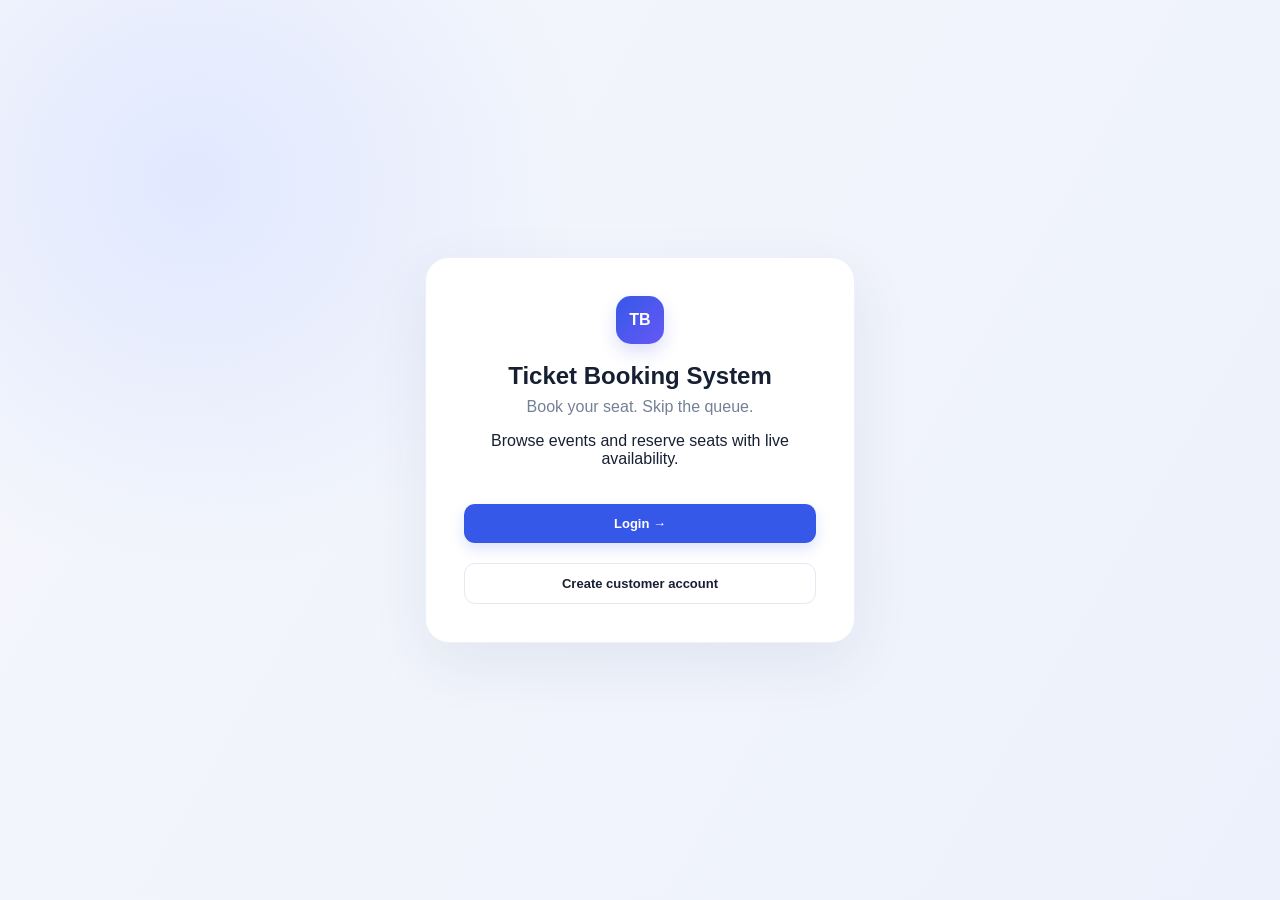
<file: index.html>
<!DOCTYPE html>
<html lang="en"><head><meta charset="UTF-8"><meta name="viewport" content="width=device-width, initial-scale=1"><title>Ticket Booking System</title><link rel="stylesheet" href="style.css"></head>
<body class="auth-page"><main class="auth-card"><div class="brand-mark">TB</div><h1>Ticket Booking System</h1><p class="muted">Book your seat. Skip the queue.</p><p>Browse events and reserve seats with live availability.</p><a class="btn primary full" href="login.html">Login →</a><a class="btn secondary full" href="register.html">Create customer account</a></main></body></html>
</file>
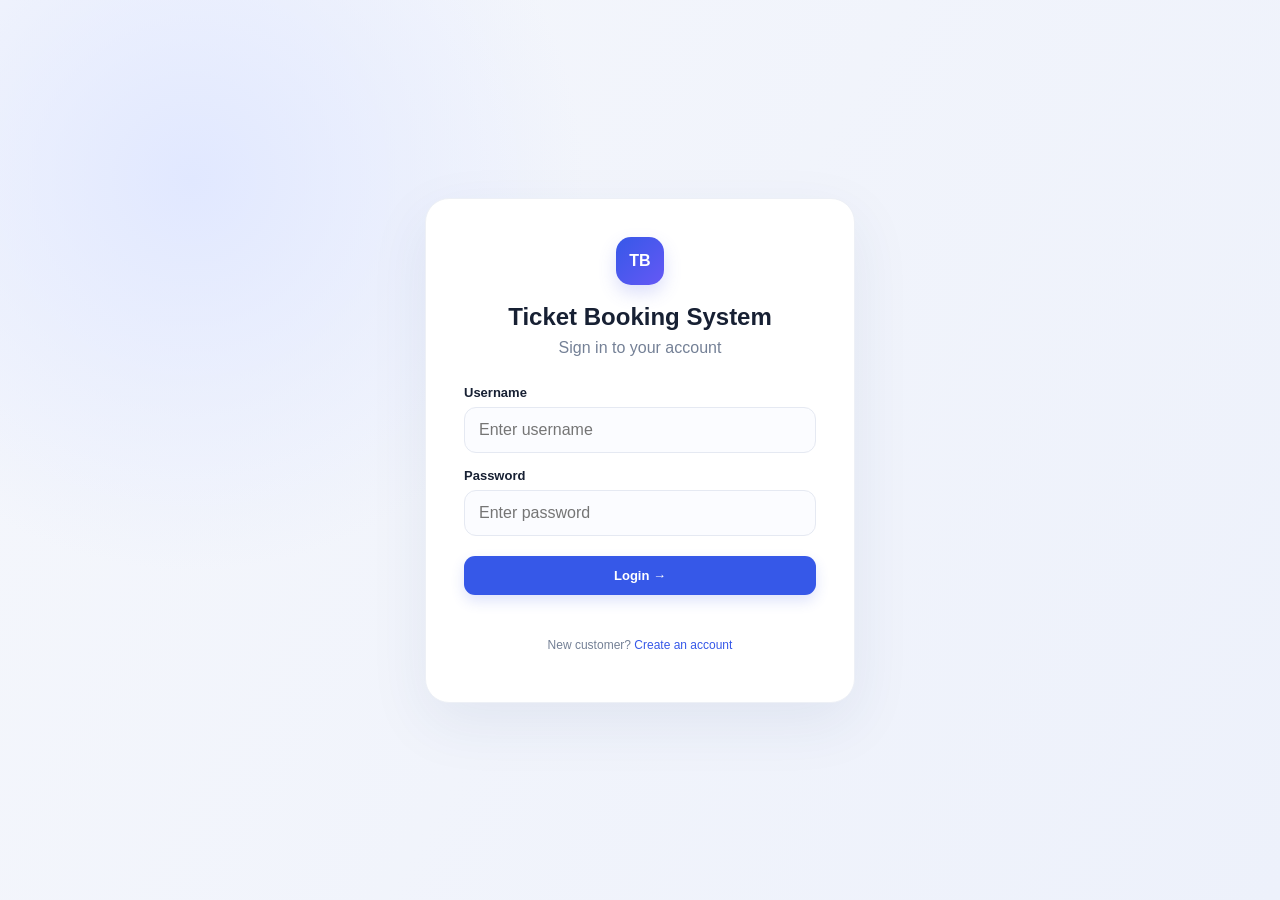
<file: login.html>
<!DOCTYPE html>
<html lang="en"><head><meta charset="UTF-8"><meta name="viewport" content="width=device-width, initial-scale=1"><title>Login | Ticket Booking</title><link rel="stylesheet" href="style.css"><script defer src="app.js"></script></head>
<body class="auth-page"><main class="auth-card"><div class="brand-mark">TB</div><h1>Ticket Booking System</h1><p class="muted">Sign in to your account</p>
<form id="loginForm"><label for="username">Username</label><input id="username" name="username" autocomplete="username" required placeholder="Enter username"><label for="password">Password</label><input id="password" name="password" type="password" autocomplete="current-password" required placeholder="Enter password"><button class="btn primary full" type="submit">Login →</button><p id="message" class="message" role="status"></p></form>
<p class="muted small">New customer? <a href="register.html">Create an account</a></p></main></body></html>
</file>
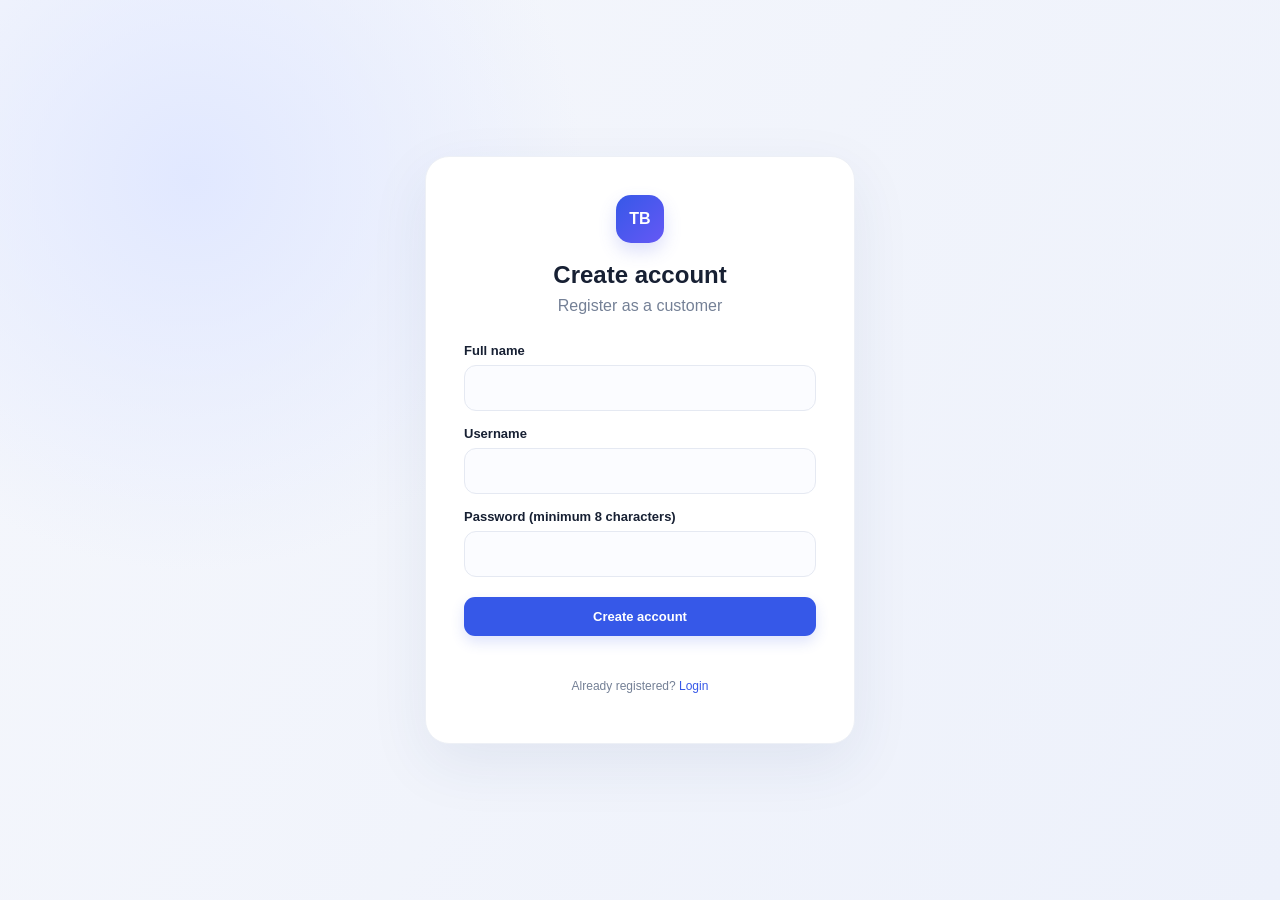
<file: register.html>
<!DOCTYPE html>
<html lang="en"><head><meta charset="UTF-8"><meta name="viewport" content="width=device-width, initial-scale=1"><title>Register | Ticket Booking</title><link rel="stylesheet" href="style.css"><script defer src="app.js"></script></head>
<body class="auth-page"><main class="auth-card"><div class="brand-mark">TB</div><h1>Create account</h1><p class="muted">Register as a customer</p>
<form id="registerForm"><label for="name">Full name</label><input id="name" name="name" required><label for="username">Username</label><input id="username" name="username" required autocomplete="username"><label for="password">Password (minimum 8 characters)</label><input id="password" name="password" type="password" minlength="8" required autocomplete="new-password"><button class="btn primary full" type="submit">Create account</button><p id="message" class="message" role="status"></p></form><p class="muted small">Already registered? <a href="login.html">Login</a></p></main></body></html>
</file>
<file: style.css>
*{box-sizing:border-box}:root{--blue:#3658e8;--ink:#172033;--muted:#748096;--line:#e5e9f2;--bg:#f3f6fc;--purple:#6558f5}body{margin:0;font-family:Inter,"Segoe UI",Arial,sans-serif;color:var(--ink);background:var(--bg)}a{color:var(--blue);text-decoration:none}h1,h2,p{margin-top:0}.muted{color:var(--muted)}.small{font-size:12px}.auth-page{min-height:100vh;display:grid;place-items:center;padding:24px;background:radial-gradient(circle at 15% 20%,#e1e8ff,transparent 30%),linear-gradient(120deg,#f5f7fc,#edf1fb)}.auth-card{background:#fff;width:min(100%,430px);padding:38px;border:1px solid #edf0f6;border-radius:24px;box-shadow:0 20px 60px #253b7514;text-align:center}.brand-mark{display:grid;place-items:center;width:48px;height:48px;border-radius:15px;color:#fff;font-weight:800;background:linear-gradient(135deg,var(--blue),var(--purple));box-shadow:0 8px 18px #4e5ee833;margin:0 auto 18px}.auth-card h1{font-size:24px;margin-bottom:8px}.auth-card form{text-align:left;margin-top:28px}.auth-card label,.dialog label{display:block;font-size:13px;font-weight:700;margin:15px 0 7px}input{width:100%;padding:13px 14px;border:1px solid var(--line);border-radius:12px;font:inherit;outline:none;background:#fbfcff}input:focus{border-color:#8a9bff;box-shadow:0 0 0 3px #3658e817}.btn{display:inline-flex;justify-content:center;align-items:center;gap:8px;border:0;border-radius:11px;padding:12px 16px;font-weight:700;font-size:13px;cursor:pointer}.primary{background:var(--blue);color:#fff;box-shadow:0 6px 14px #3658e82a}.secondary{background:#fff;color:var(--ink);border:1px solid var(--line)}.ghost{background:#ffffff12;color:#fff;border:1px solid #ffffff1f}.full{width:100%}.auth-card .btn{margin-top:20px}.message{font-size:13px;min-height:18px;color:#b42318;margin-top:12px}.message.success{color:#16834a}.app-shell{min-height:100vh;display:flex}.sidebar{width:235px;background:#10192d;color:#fff;padding:22px 14px;display:flex;flex-direction:column;flex-shrink:0}.brand{display:flex;align-items:center;gap:10px;padding:0 7px 35px;font-size:14px}.brand small{display:block;color:#aab4ca;font-size:11px;margin-top:5px}.small-mark{width:38px;height:38px;margin:0;border-radius:12px}.nav-label{font-size:10px;letter-spacing:1.3px;color:#8e9ab2;padding:0 12px}.nav-link{color:#cbd4e5;padding:12px;border-radius:10px;font-size:13px;margin:2px 0}.nav-link:hover,.nav-link.active{background:#29365d;color:#fff}.sidebar-bottom{margin-top:auto;display:grid;gap:12px;padding:12px 6px 0;font-size:12px}.main-content{flex:1;min-width:0;padding:0 26px 35px}.topbar{min-height:80px;display:flex;align-items:center;justify-content:space-between;border-bottom:1px solid var(--line);margin-bottom:24px}.topbar h2{font-size:20px;margin:0 0 5px}.topbar p{font-size:12px;margin:0}.avatar{width:38px;height:38px;border-radius:50%;display:grid;place-items:center;background:#e5eaff;color:var(--blue);font-weight:800}.hero{display:flex;justify-content:space-between;align-items:center;gap:18px;padding:28px;border:1px solid #e5e8ff;border-radius:18px;background:linear-gradient(110deg,#f7f8ff,#ecebff);margin-bottom:18px}.hero h1{font-size:25px;margin:8px 0}.hero p{font-size:13px;color:var(--muted);margin:0}.eyebrow{font-size:10px;letter-spacing:1px;color:var(--blue);font-weight:800;background:#e4e9ff;padding:6px 9px;border-radius:6px}.stats{display:grid;grid-template-columns:repeat(3,minmax(0,1fr));gap:14px;margin-bottom:18px}.stat-card,.panel{background:#fff;border:1px solid #edf0f6;border-radius:15px;padding:20px}.stat-card span,.stat-card small{display:block;color:var(--muted);font-size:12px}.stat-card strong{display:block;font-size:28px;margin:9px 0}.stat-card small{font-size:11px}.panel{margin:18px 0}.panel-heading{display:flex;justify-content:space-between;align-items:center;border-bottom:1px solid var(--line);padding-bottom:14px;margin-bottom:16px}.panel-heading h2{font-size:17px;margin:0}.event-grid{display:grid;grid-template-columns:repeat(auto-fit,minmax(210px,1fr));gap:14px}.event-card{border:1px solid var(--line);border-radius:13px;padding:18px;background:linear-gradient(180deg,#f5f6ff,#fff)}.event-card h3{font-size:16px;margin:8px 0}.event-card p{font-size:12px;color:var(--muted)}.event-card .price{font-size:19px;font-weight:800;margin:12px 0}.table-wrap{overflow:auto}table{width:100%;border-collapse:collapse;font-size:12px}th,td{text-align:left;padding:13px 10px;border-bottom:1px solid var(--line);white-space:nowrap}th{color:var(--muted);font-size:10px;text-transform:uppercase}.seat-page{max-width:850px;margin:40px auto;padding:20px}.seat-page>.panel{padding:30px}.screen{margin:30px auto 22px;width:80%;text-align:center;padding:10px;background:#e9edff;border-radius:8px;color:#5365bb;font-size:12px;letter-spacing:2px}.seat-grid{display:grid;grid-template-columns:repeat(8,minmax(28px,1fr));gap:9px;max-width:500px;margin:0 auto 24px}.seat{padding:10px 2px;border:1px solid #cbd3e6;background:#f5f7fc;border-radius:7px;cursor:pointer;font-size:11px}.seat.selected{background:var(--blue);color:#fff}.seat.booked{background:#d9dee8;color:#8b94a7;cursor:not-allowed}.dialog{border:0;border-radius:18px;padding:28px;width:min(92vw,450px);box-shadow:0 20px 70px #11182744}.dialog::backdrop{background:#11182766}.dialog h2{margin-bottom:6px}.dialog-actions{display:flex;justify-content:flex-end;gap:10px;margin-top:20px}@media(max-width:760px){.sidebar{width:75px;padding:18px 8px}.brand{padding:0 8px 28px}.brand>div,.nav-label{display:none}.nav-link{font-size:0;height:42px}.sidebar-bottom span{display:none}.main-content{padding:0 12px 24px}.hero{align-items:flex-start;flex-direction:column;padding:20px}.hero h1{font-size:21px}.stats{grid-template-columns:1fr}.auth-card{padding:28px 22px}.seat-page{margin:15px auto;padding:12px}}
</file>
